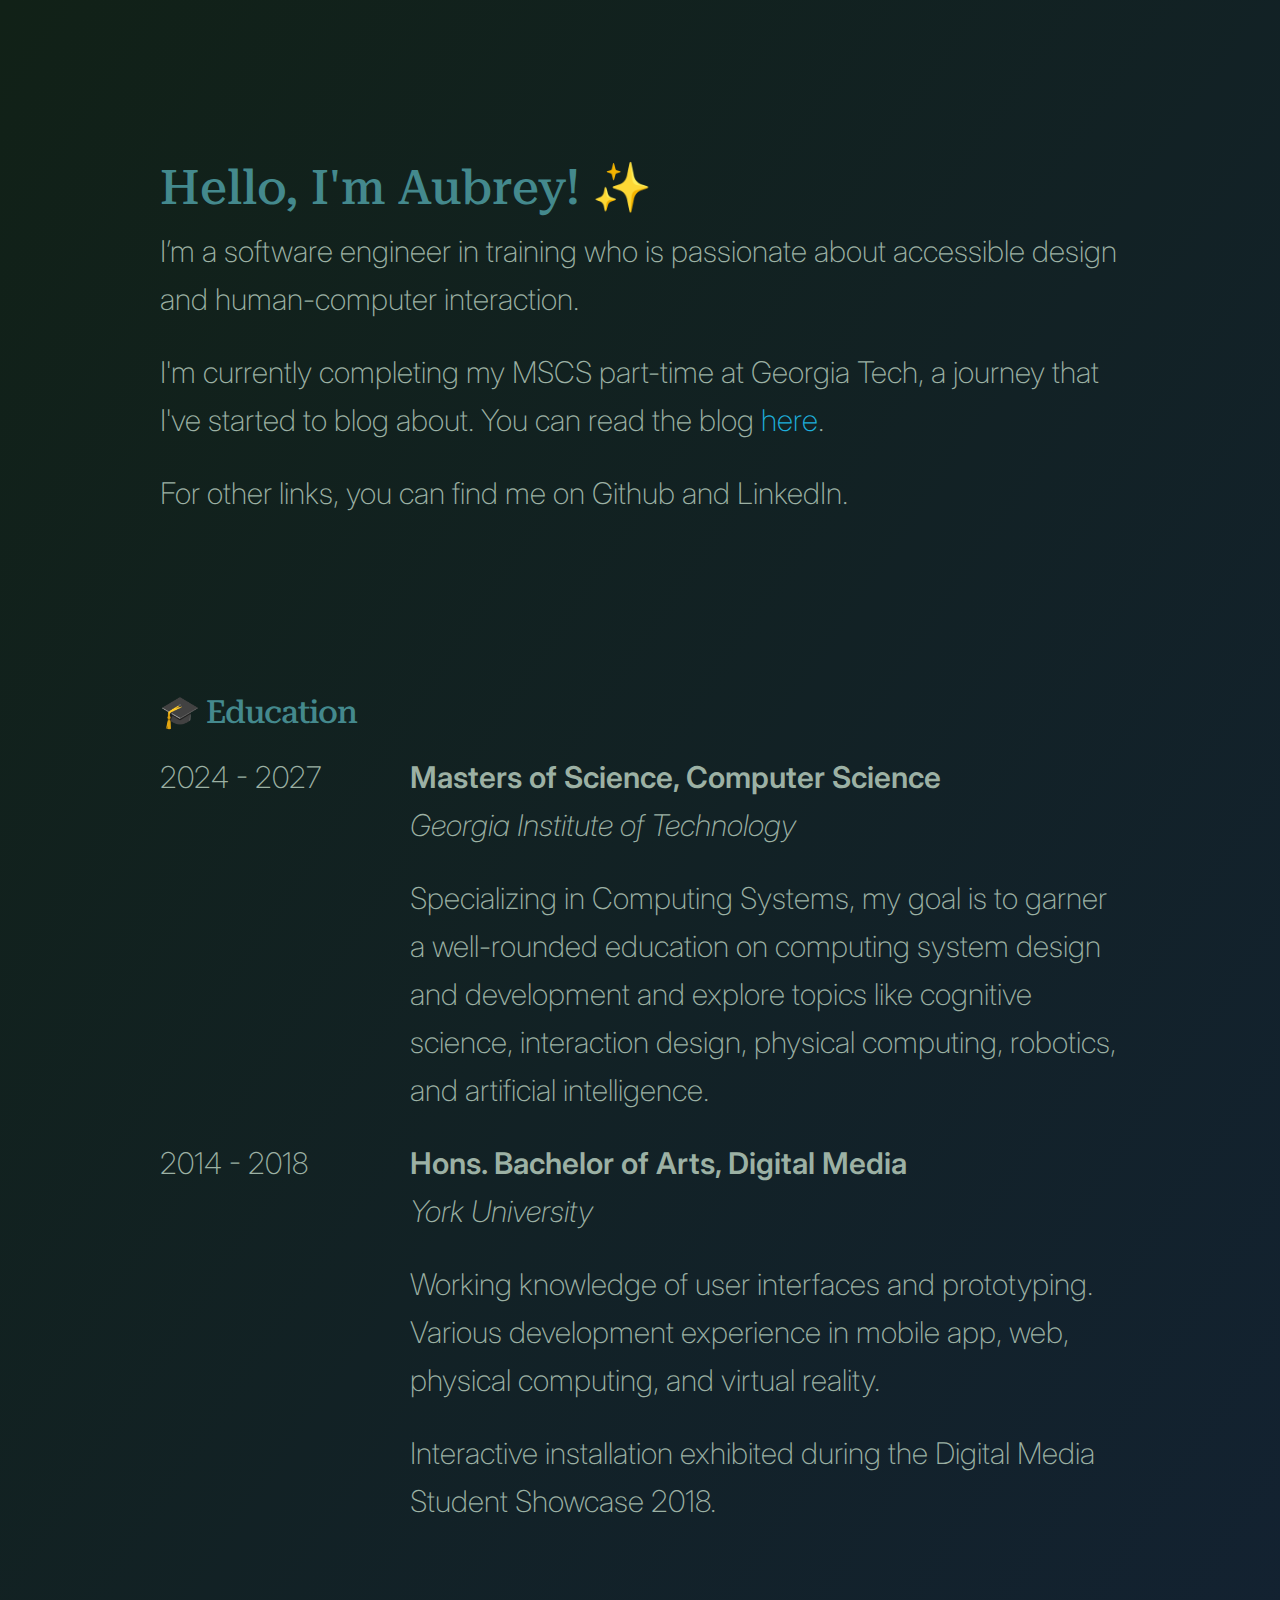
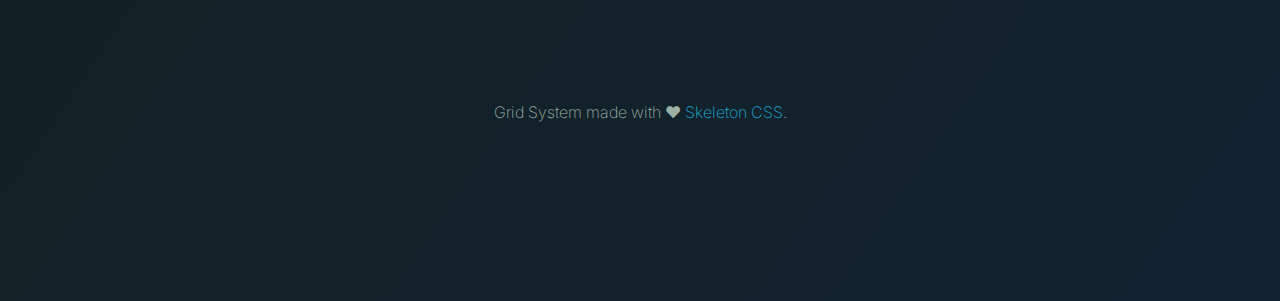
<file: index.html>
<!DOCTYPE html>
<html lang="en">
<head>

  <!-- Basic Page Needs
  –––––––––––––––––––––––––––––––––––––––––––––––––– -->
  <meta charset="utf-8">
  <title>Aubrey Garcia's Portfolio</title>
  <meta name="description" content="">
  <meta name="author" content="">

  <!-- Mobile Specific Metas
  –––––––––––––––––––––––––––––––––––––––––––––––––– -->
  <meta name="viewport" content="width=device-width, initial-scale=1">

  <!-- FONT
  –––––––––––––––––––––––––––––––––––––––––––––––––– -->  
  <link href="https://fonts.googleapis.com/css2?family=Inter:wght@100..900&family=Roboto+Serif:ital,opsz,wght@0,8..144,100..900;1,8..144,100..900&display=swap" rel="stylesheet">

  <!-- CSS
  –––––––––––––––––––––––––––––––––––––––––––––––––– -->
  <link rel="stylesheet" href="css/normalize.css">
  <link rel="stylesheet" href="css/skeleton.css">
  <link rel="stylesheet" href="css/custom.css">

  <!-- Favicon
  –––––––––––––––––––––––––––––––––––––––––––––––––– -->
  <link rel="icon" type="image/png" href="images/seedling.png">

</head>
<body>
  <!-- Primary Page Layout
  –––––––––––––––––––––––––––––––––––––––––––––––––– -->
  <!-- <div class="sidenav">
    <a href="#">ABOUT</a>
    <a href="#">EXPERIENCES</a>
    <a href="#">PROJECTS</a>
    <a href="#">EDUCATION</a>
  </div> -->

  <!-- About Section -->
  <div class="container">
    <div class="row">
      <div class="page-title">Hello, I'm Aubrey! &#10024;</div>
        <p>I’m a software engineer in training who is passionate about accessible design and human-computer interaction.</p>
        <p>I'm currently completing my MSCS part-time at Georgia Tech, a journey that I've started to blog about. You can read the blog <a>here</a>.</p>
        <p>For other links, you can find me on Github and LinkedIn.</p>
    </div>

    <!-- Experiences Section -->
    <!-- <div class="row" style="margin-top: 150px;">
      <h3>Projects</h3>
    </div>
    <div class="row">
      <div class="three columns">Image</div>
      <div class="nine columns">
        <b>Project Title, XXXX</b>
        <p>Project description and programming languages. One sentence on positive impact.</p>
      </div>
    </div>
    <div class="row">
      <div class="three columns">Image</div>
      <div class="nine columns">
        <b>Project Title, XXXX</b>
        <p>Project description and programming languages. One sentence on positive impact.</p>
      </div>
    </div> -->

    <!-- Education Section -->
    <div class="row" style="margin-top: 150px;">
      <h3>&#127891; Education</h3>
    </div>
    <div class="row">
      <div class="three columns"><p class="education-dates">2024 - 2027</p></div>
      <div class="nine columns">
        <b>Masters of Science, Computer Science</b>
        <p><i>Georgia Institute of Technology</i></p>
        <p>Specializing in Computing Systems, my goal is to garner a well-rounded education on computing system design and development and explore topics like cognitive science, interaction design, physical computing, robotics, and artificial intelligence.</p>
      </div>
    </div>
    <div class="row">
      <div class="three columns"><p class="education-dates">2014 - 2018</p></div>
      <div class="nine columns">
        <b>Hons. Bachelor of Arts, Digital Media</b>
        <p><i>York University</i></p>
        <p>Working knowledge of user interfaces and prototyping. Various development experience in mobile app, web, physical computing, and virtual reality.</p>
        <p>Interactive installation exhibited during the Digital Media Student Showcase 2018.</p>
      </div>
    </div>

    <!-- Footer Section -->
    <div class="row" style="margin-top: 150px; text-align: center;">
      <p class="footnotes">Grid System made with &#10084; <a class="footnotes" href="">Skeleton CSS</a>.</p>
    </div>
  </div>

<!-- End Document
  –––––––––––––––––––––––––––––––––––––––––––––––––– -->

</body>
</html>
</file>
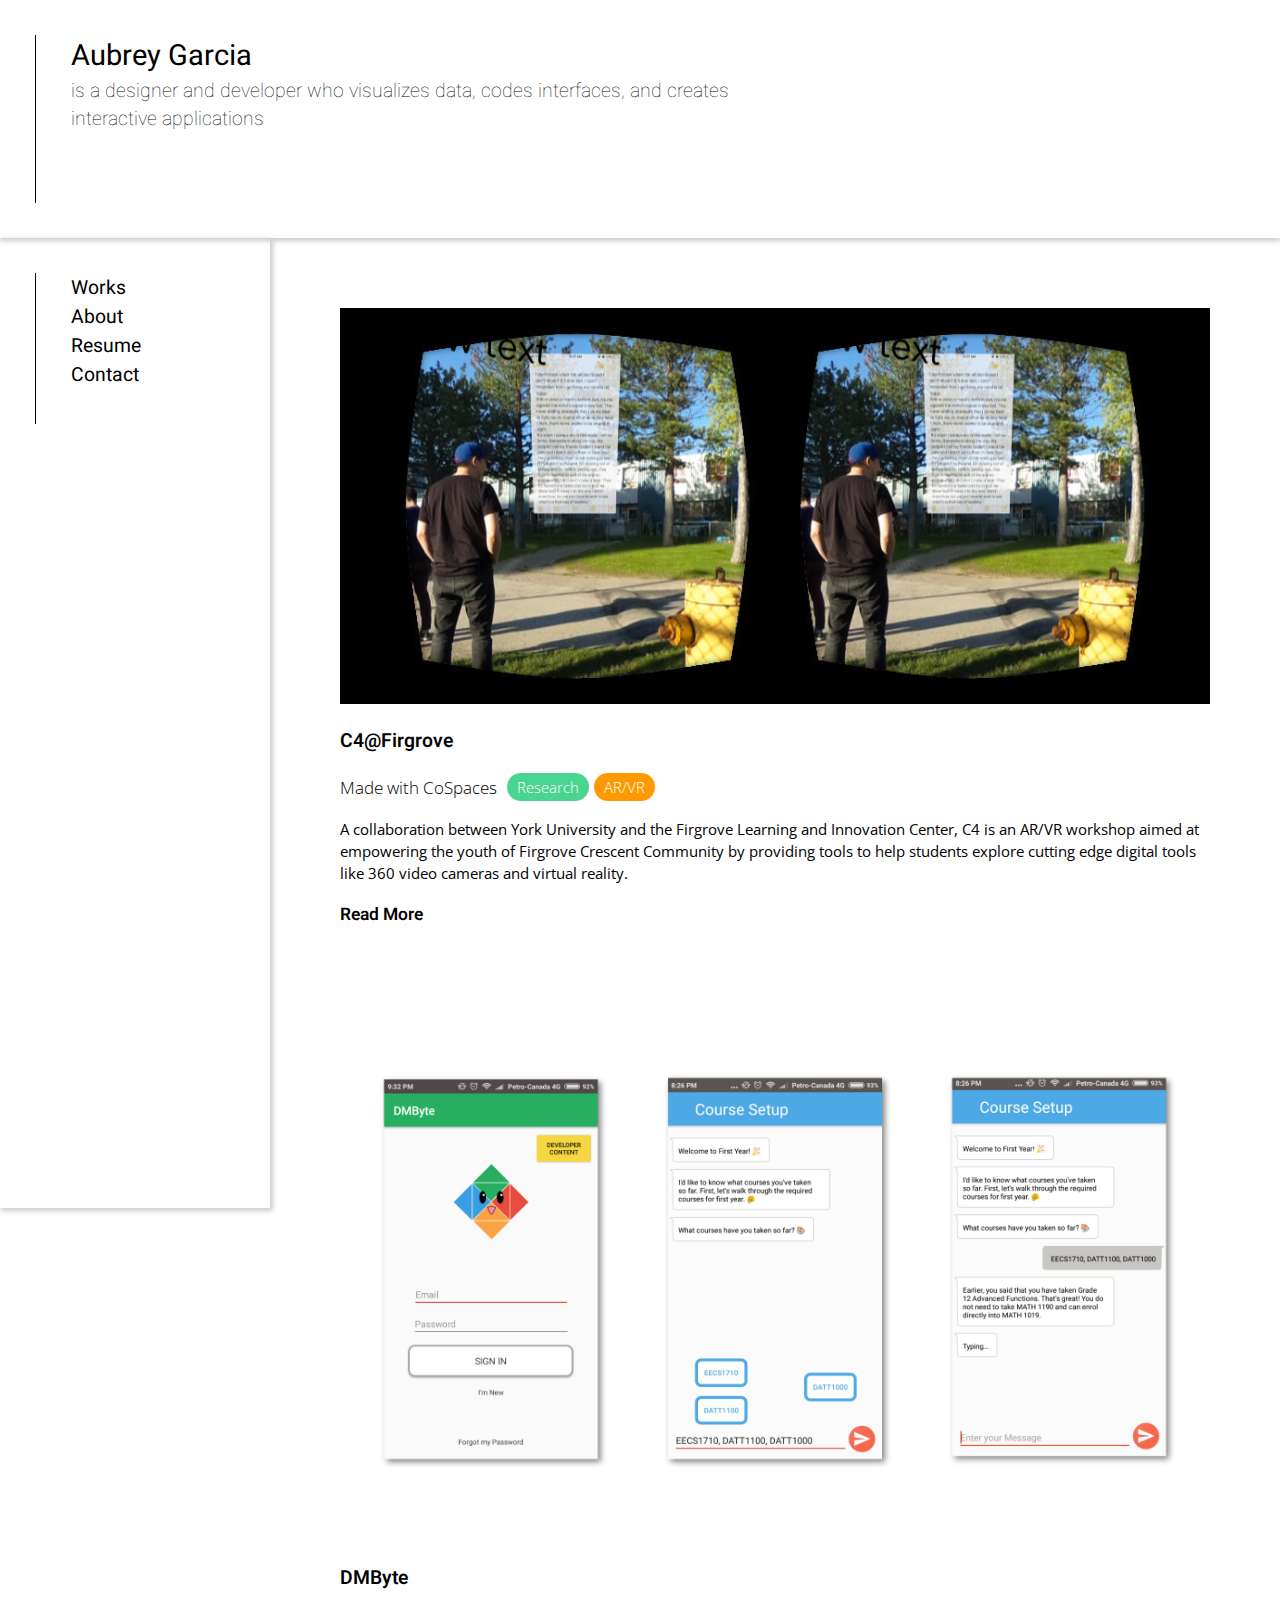
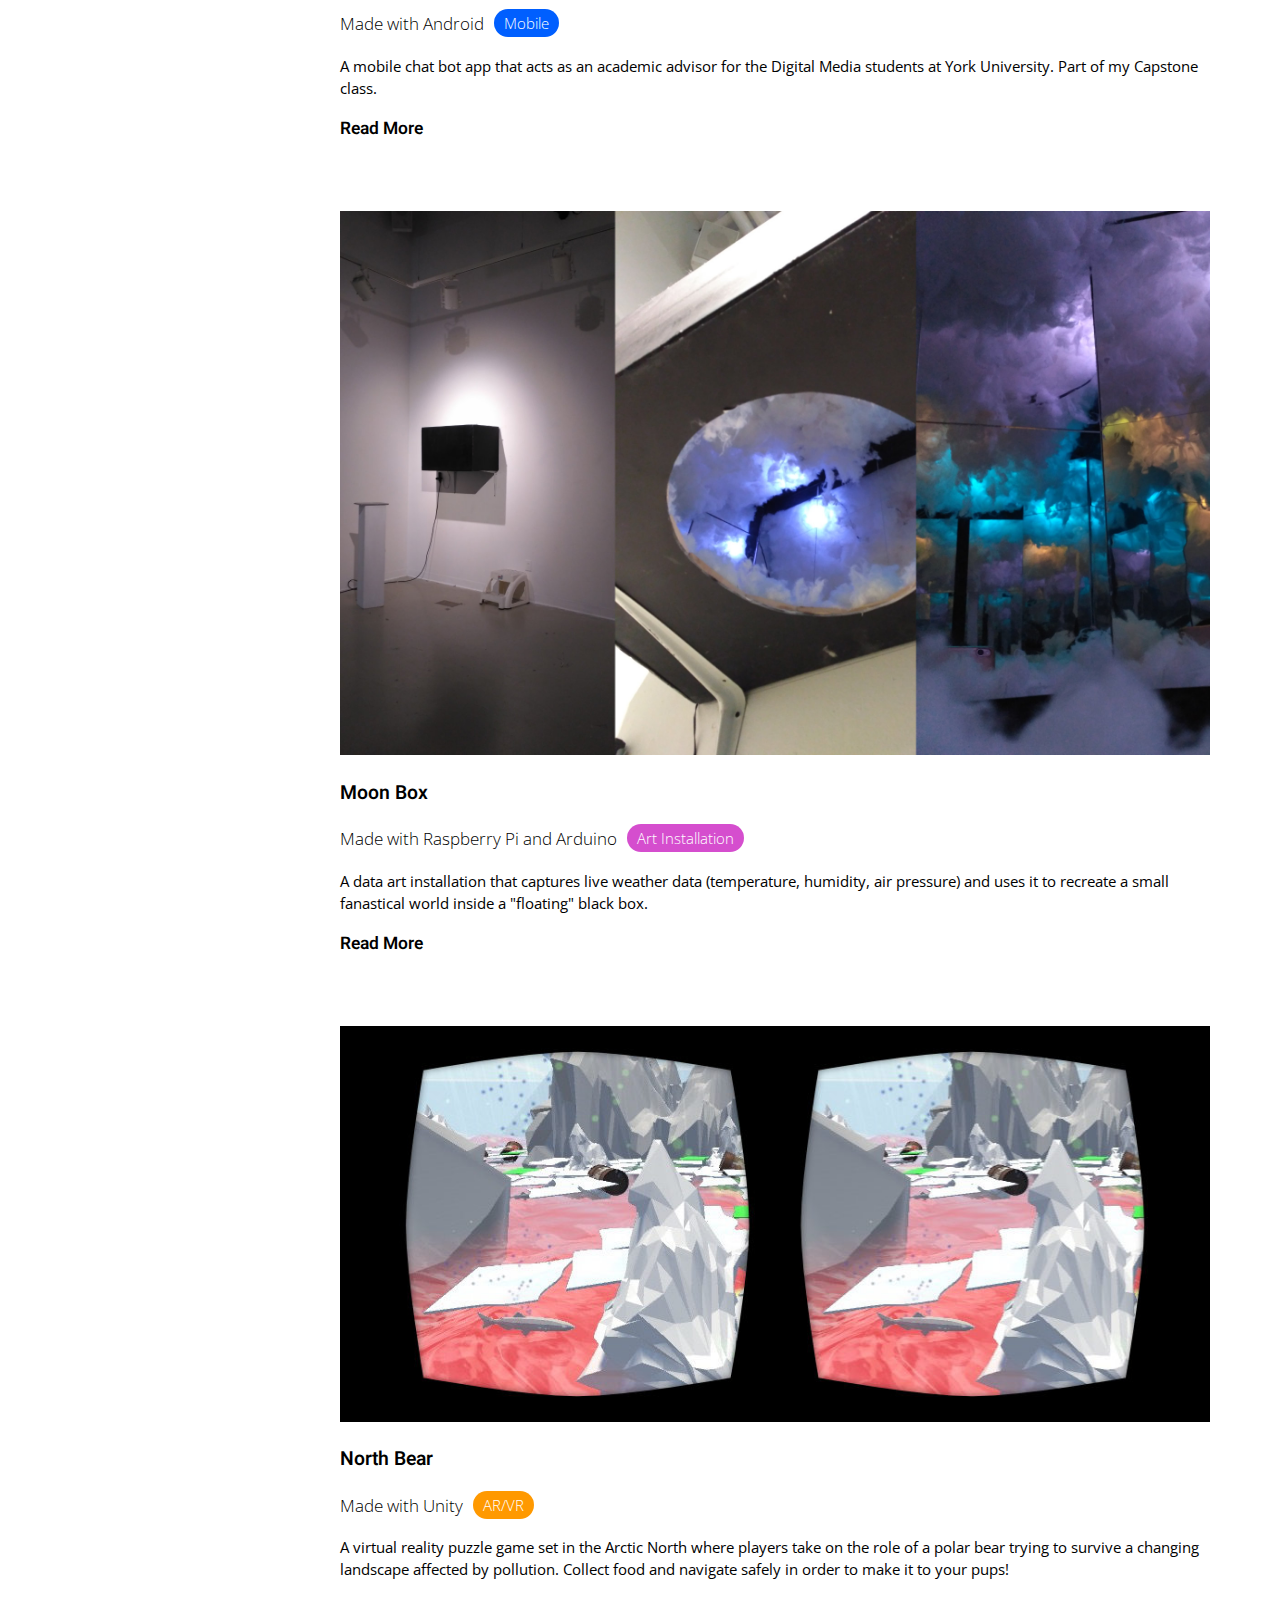
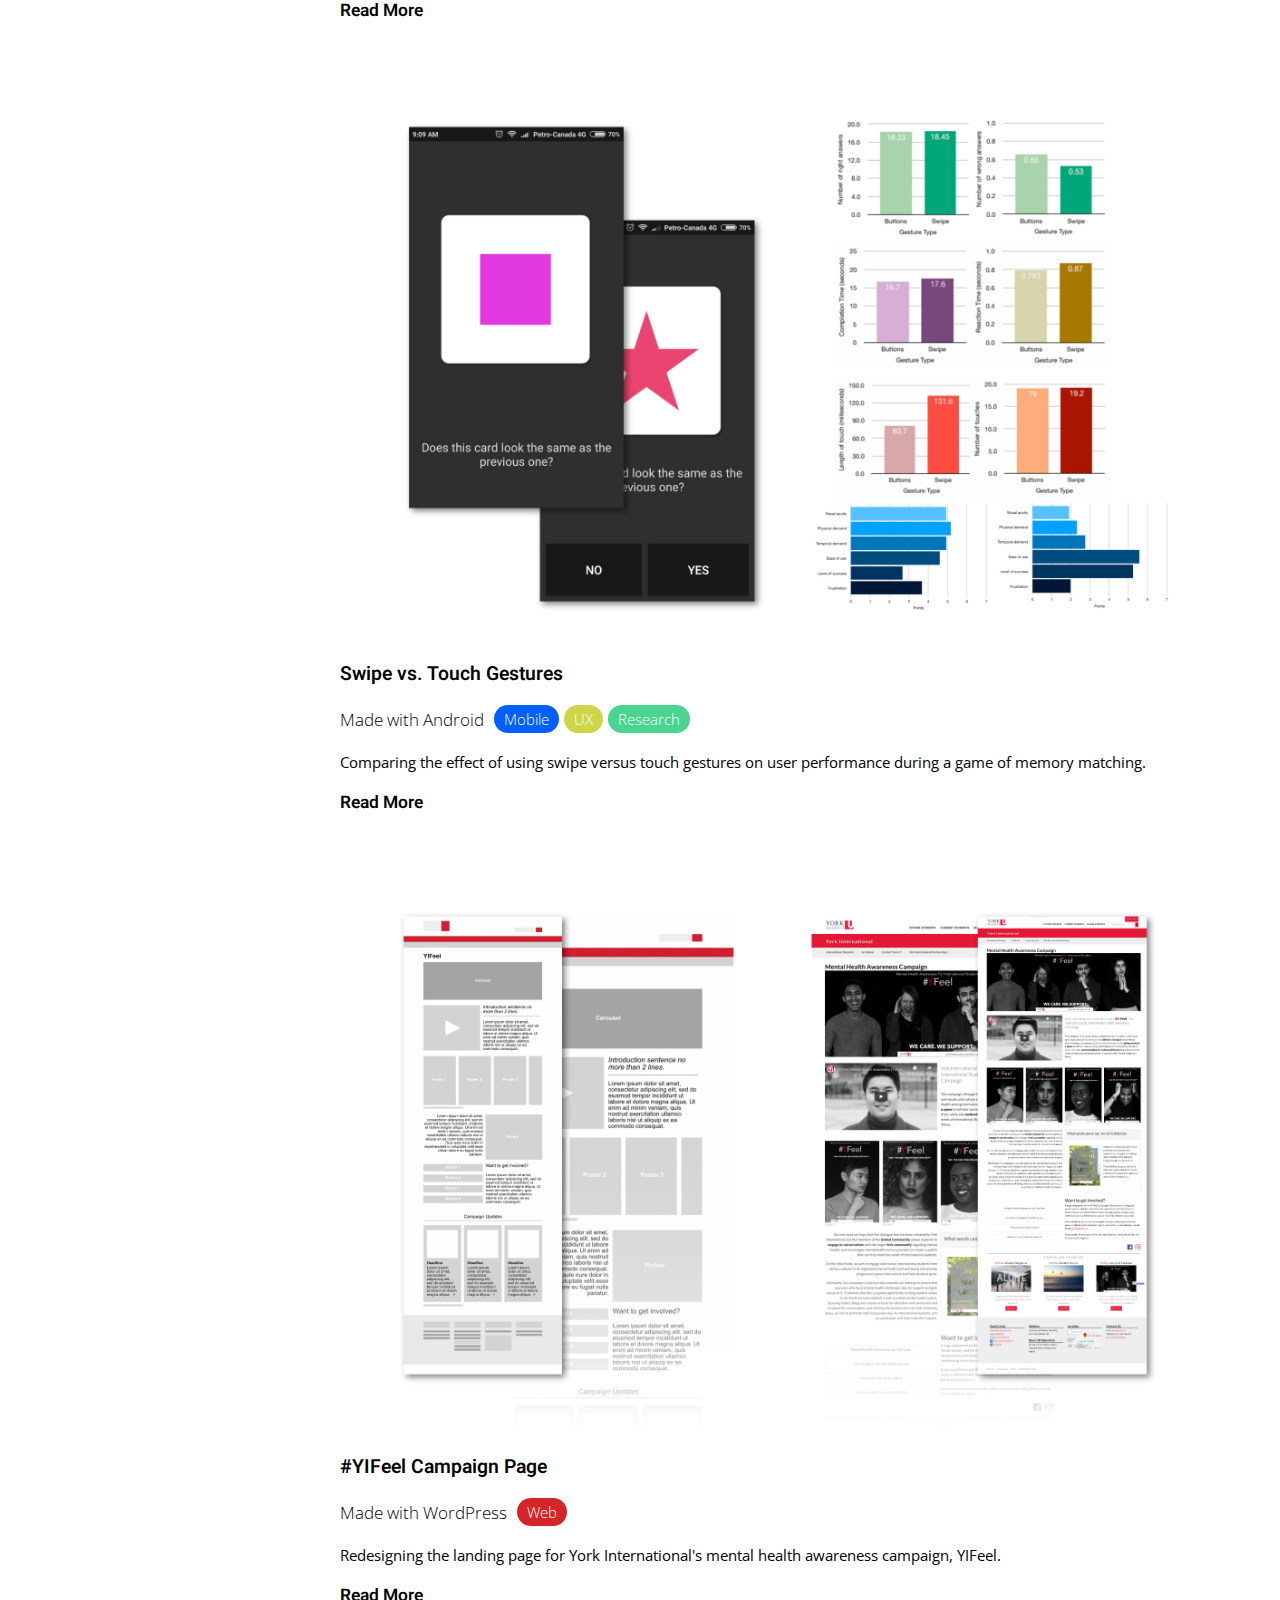
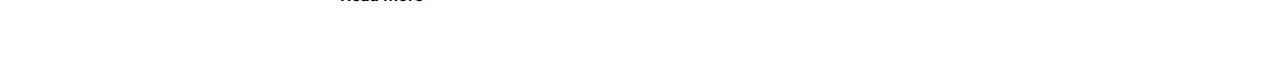
<file: _site/index.html>
<!DOCTYPE html>
<html lang="en">
<head>
    <meta charset="UTF-8">
<meta name="viewport" content="width=device-width, initial-scale=1.0">
<meta http-equiv="X-UA-Compatible" content="ie=edge">
<link rel="stylesheet" type="text/css" href="/assets/css/style.css">
    <title>Home</title>
</head>
<body>
    <!-- HEADER -->
    <div id="header">
    <div id="header-contents">
        <div id="header-full-name">Aubrey Garcia</div>
        <div id="header-desc">is a designer and developer who visualizes data, codes interfaces, and creates interactive applications</div>
    </div>
</div>

    <!-- SIDEBAR -->
    <div id="sidebar-fluid">
    <div id="sidebar-contents">
        <div id="menu-links">
            <a id="works-id" href="/">Works</a>
            <a id="about-id" href="/about.html">About</a>
            <a id="resume-id" href="/">Resume</a>
            <a id="contact-id" href="/about.html#contact-me">Contact</a>
        </div>
    </div>
</div>
<div id="sidebar-fixed">
    <div id="sidebar-contents">
        <div id="menu-links">
            <a id="works-id" href="/">Works</a>
            <a id="about-id" href="/about.html">About</a>
            <a id="resume-id" href="/">Resume</a>
            <a id="contact-id" href="/about.html#contact-me">Contact</a>
        </div>
    </div>
</div>

    <!-- BODY -->
    <div id="body-contents-container">
        <div class="project-container">
    <div class="proj-image-contain"><img src="/assets/c4/c4_graphic.jpg"/></div>
    <div class="proj-title-contain"><a href="/c4.html">C4@Firgrove</a></div>
    <div class="proj-made-with-contain">
        <p>Made with CoSpaces</p>
        <div class="proj-tags-contain proj-tags-research">Research</div>
        <div class="proj-tags-contain proj-tags-arvr">AR/VR</div>
    </div>
    <div class="proj-desc-contain">
        A collaboration between York University and the Firgrove Learning and Innovation Center, C4 is an AR/VR workshop aimed at empowering the youth of Firgrove Crescent Community by providing tools to help students explore cutting edge digital tools like 360 video cameras and virtual reality.
    </div>
    <div class="read-more-contain"><a href="/c4.html">Read More</a></div>
</div>

<div class="project-container">
    <div class="proj-image-contain"><img src="/assets/dmbyte-s-v2.jpg"/></div>
    <div class="proj-title-contain"><a href="/dmbyte.html">DMByte</a></div>
    <div class="proj-made-with-contain">
        <p>Made with Android</p>
        <div class="proj-tags-contain proj-tags-mobile">Mobile</div>
    </div>
    <div class="proj-desc-contain">
        A mobile chat bot app that acts as an academic advisor for the Digital Media students at York University. Part of my Capstone class.
    </div>
    <div class="read-more-contain"><a href="/dmbyte.html">Read More</a></div>
</div>

<div class="project-container">
    <div class="proj-image-contain"><img src="/assets/moonbox.jpg"/></div>
    <div class="proj-title-contain"><a href="/moonbox.html">Moon Box</a></div>
    <div class="proj-made-with-contain">
        <p>Made with Raspberry Pi and Arduino</p>
        <div class="proj-tags-contain proj-tags-inst">Art Installation</div>
    </div>
    <div class="proj-desc-contain">
        A data art installation that captures live weather data (temperature, humidity, air pressure) and uses it to recreate a small fanastical world inside a "floating" black box.
    </div>
    <div class="read-more-contain"><a href="/moonbox.html">Read More</a></div>
</div>

<div class="project-container">
    <div class="proj-image-contain"><img src="/assets/nb/nb-unity-vr.jpg"/></div>
    <div class="proj-title-contain"><a href="/northbear.html">North Bear</a></div>
    <div class="proj-made-with-contain">
        <p>Made with Unity</p>
        <div class="proj-tags-contain proj-tags-arvr">AR/VR</div>
    </div>
    <div class="proj-desc-contain">
        A virtual reality puzzle game set in the Arctic North where players take on the role of a polar bear trying to survive a changing landscape affected by pollution. Collect food and navigate safely in order to make it to your pups!
    </div>
    <div class="read-more-contain"><a href="/northbear.html">Read More</a></div>
</div>

<div class="project-container">
    <div class="proj-image-contain"><img src="/assets/touchSwipe-v2.jpg"/></div>
    <div class="proj-title-contain"><a href="/swipeTouch.html">Swipe vs. Touch Gestures</a></div>
    <div class="proj-made-with-contain">
        <p>Made with Android</p>
        <div class="proj-tags-contain proj-tags-mobile">Mobile</div>
        <div class="proj-tags-contain proj-tags-ux">UX</div>
        <div class="proj-tags-contain proj-tags-research">Research</div>
    </div>
    <div class="proj-desc-contain">
        Comparing the effect of using swipe versus touch gestures on user performance during a game of memory matching.
    </div>
    <div class="read-more-contain"><a href="/swipeTouch.html">Read More</a></div>
</div>

<div class="project-container">
    <div class="proj-image-contain"><img src="/assets/yifeel-v2.jpg"/></div>
    <div class="proj-title-contain"><a href="/yifeel.html">#YIFeel Campaign Page</a></div>
    <div class="proj-made-with-contain">
        <p>Made with WordPress</p>
        <div class="proj-tags-contain proj-tags-web">Web</div>
    </div>
    <div class="proj-desc-contain">
        Redesigning the landing page for York International's mental health awareness campaign, YIFeel.
    </div>
    <div class="read-more-contain"><a href="/yifeel.html">Read More</a></div>
</div>
    </div>

    <script
    src="https://code.jquery.com/jquery-3.4.0.js"
    integrity="sha256-DYZMCC8HTC+QDr5QNaIcfR7VSPtcISykd+6eSmBW5qo="
    crossorigin="anonymous"></script>
    <script type="text/javascript" src="/assets/js/stickysidebar.js"></script>
</body>
</html>
</file>
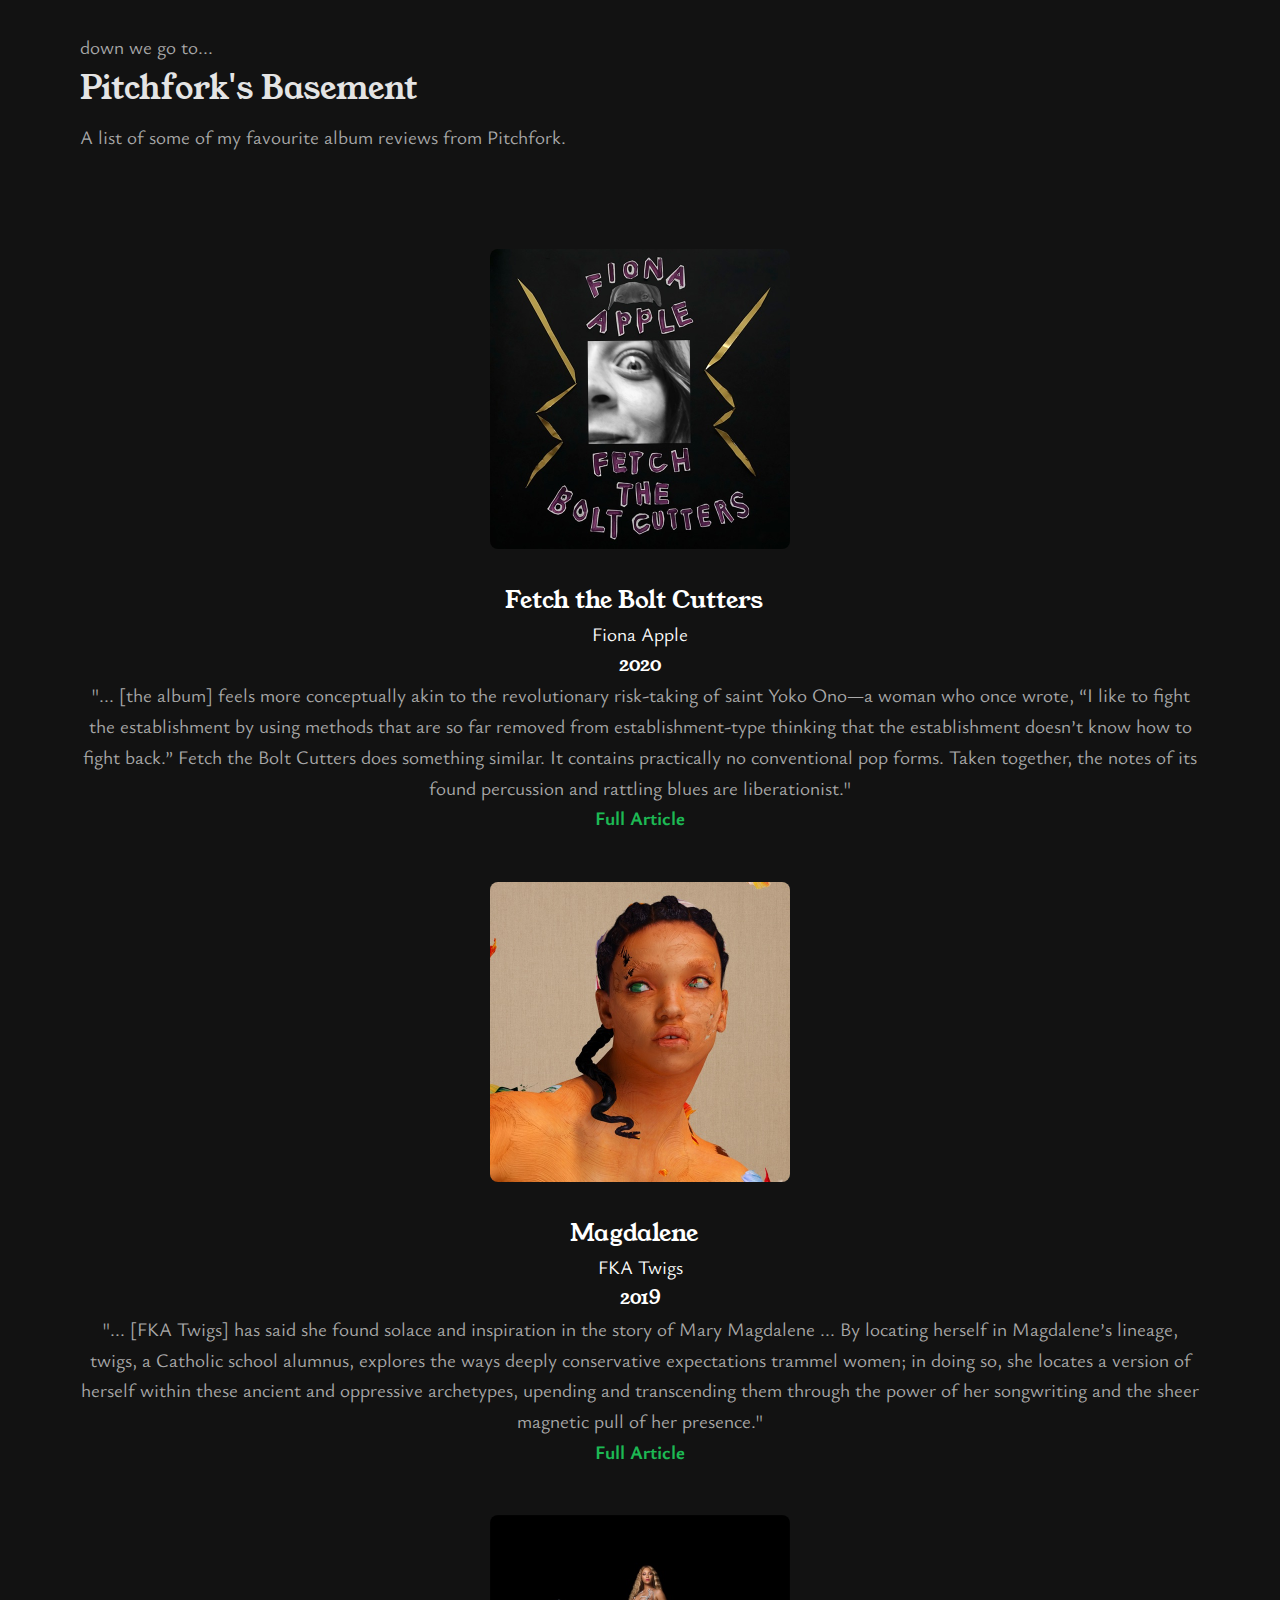
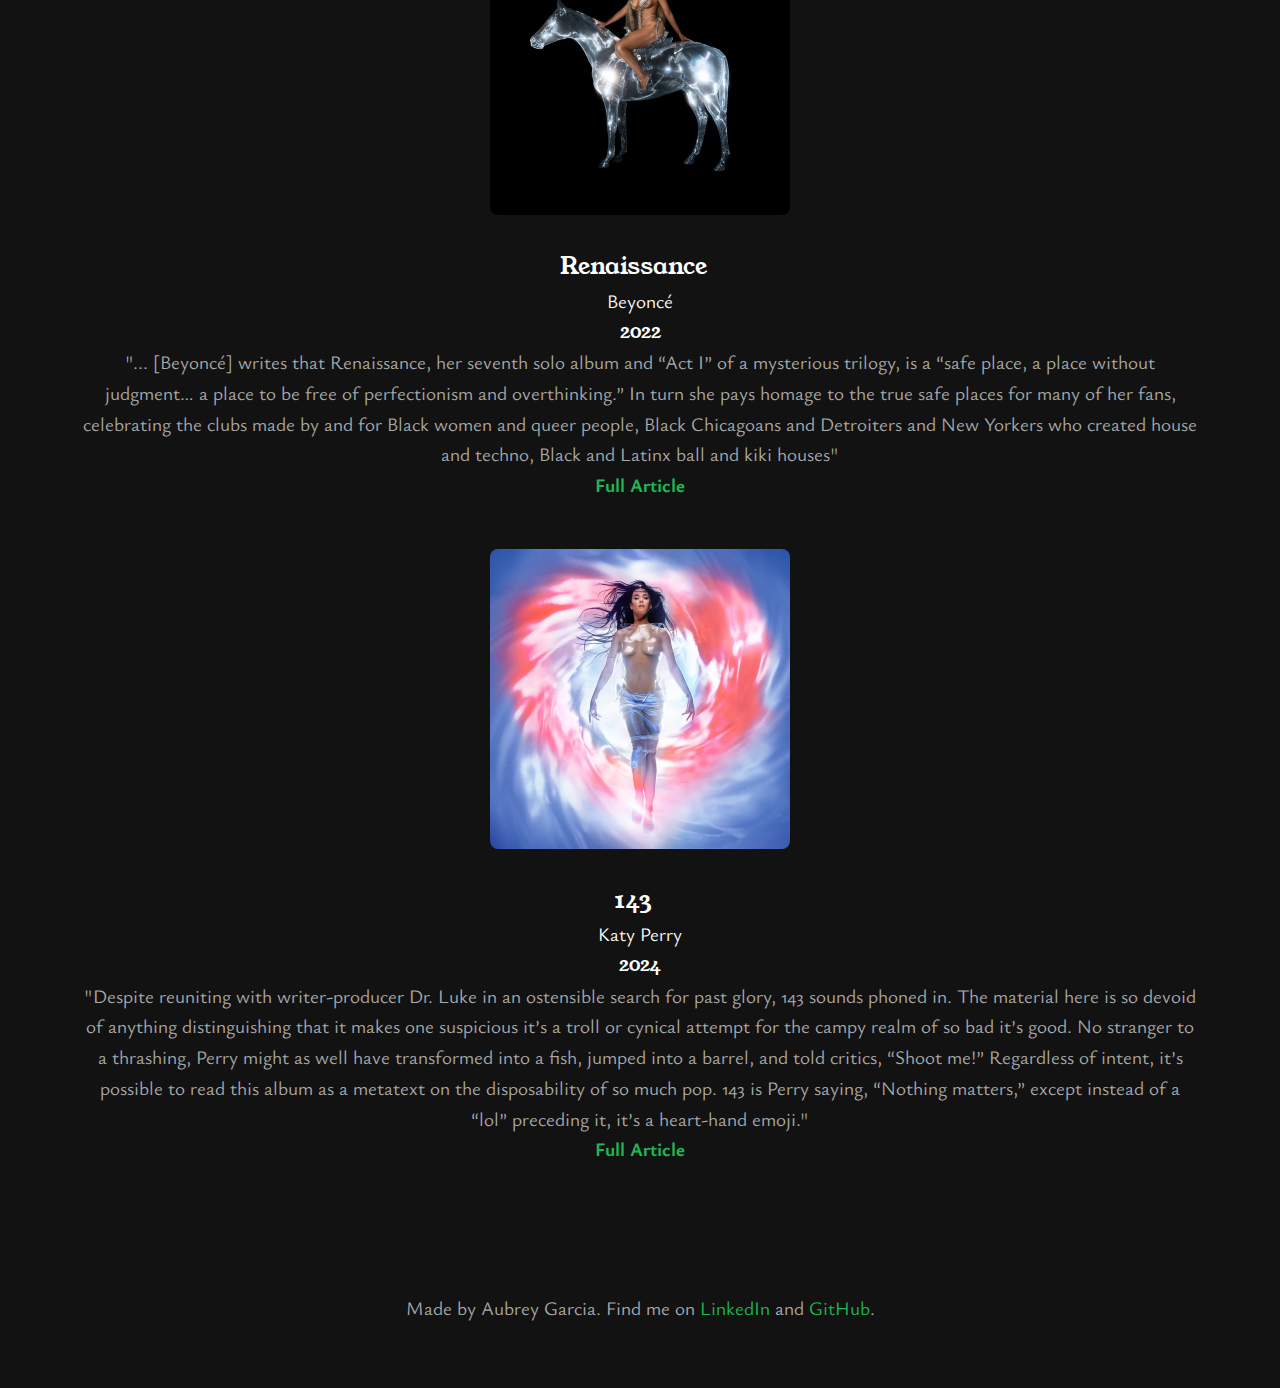
<file: pitchfork-basement/index.html>
<!DOCTYPE html>
<html lang="en">
<head>
  <meta charset="UTF-8">
  <meta name="viewport" content="width=device-width, initial-scale=1.0">
  <title>Pitchfork's Basement</title>
  <link rel="stylesheet" href="style.css">
</head>
<body>
  <!-- Header -->
  <header>
    <p>down we go to... </p>
    <h1>Pitchfork's Basement</h1>
    <p>A list of some of my favourite album reviews from Pitchfork.</p>
  </header>

  <!-- Main Content -->
  <main>
    <section id="albums">
      <!-- Album cards will be injected dynamically -->
    </section>
    <canvas id="canvas" style="display: none;"></canvas>
  </main>

  <!-- Footer -->
  <footer>
    <p>
      Made by Aubrey Garcia. Find me on <a href="https://www.linkedin.com/in/aubreymaegarcia/">LinkedIn</a> and <a href="https://github.com/aubreymae">GitHub</a>.
    </p>
  </footer>

  <script src="script.js"></script>
</body>
</html>
</file>
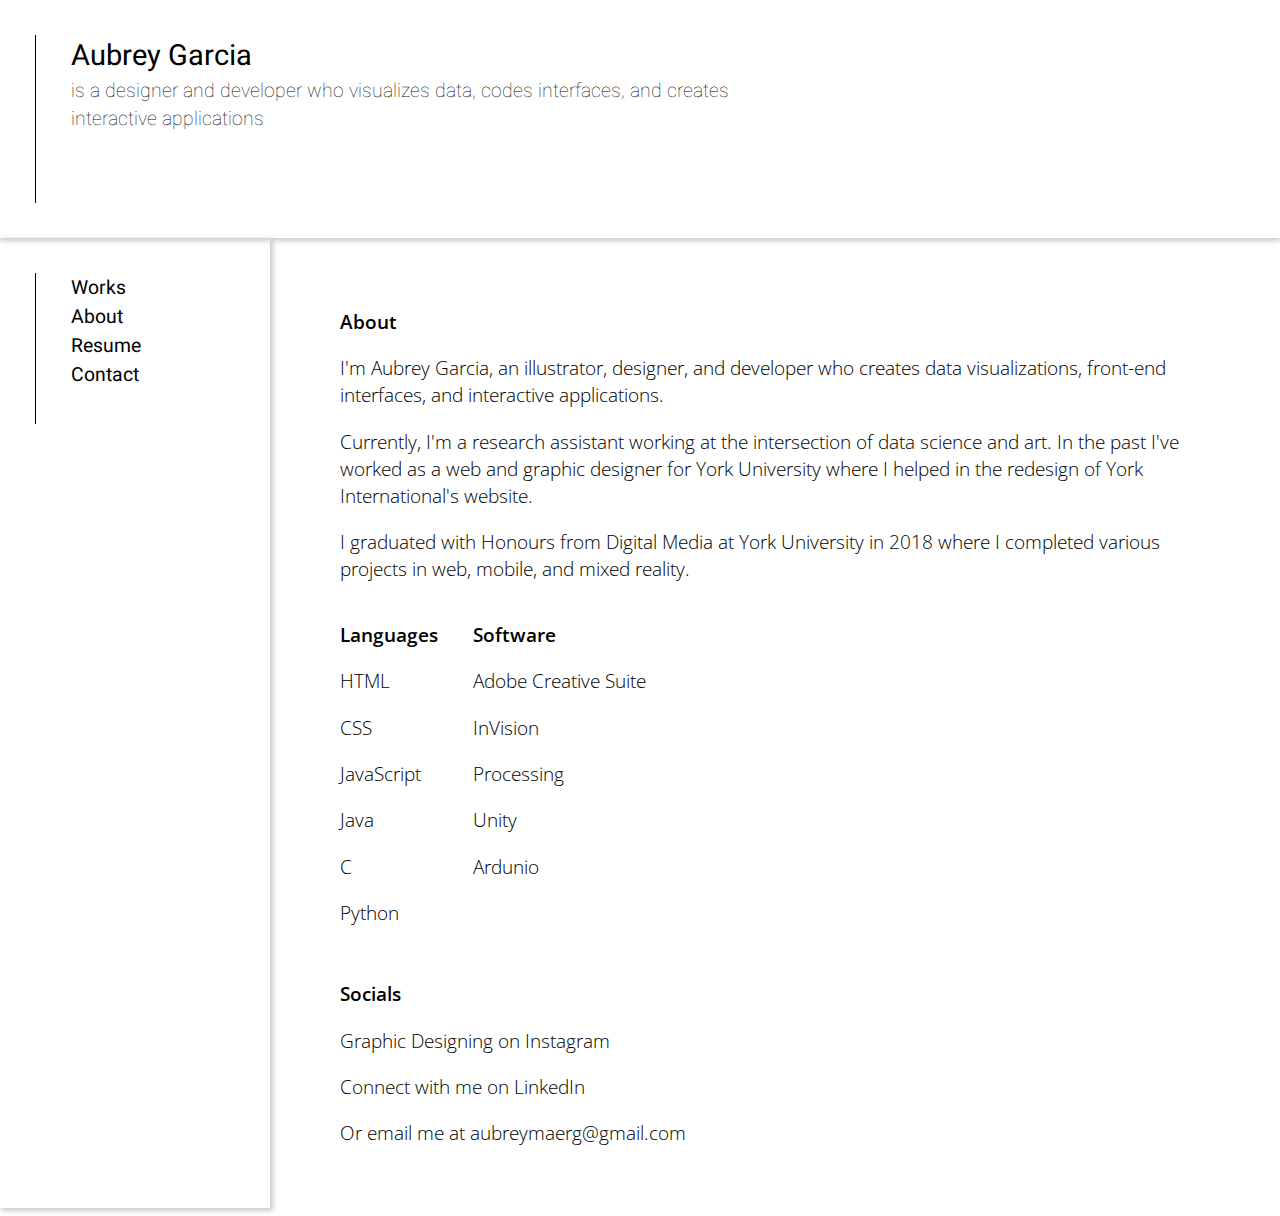
<file: _site/about.html>
<!DOCTYPE html>
<html lang="en">
<head>
    <meta charset="UTF-8">
<meta name="viewport" content="width=device-width, initial-scale=1.0">
<meta http-equiv="X-UA-Compatible" content="ie=edge">
<link rel="stylesheet" type="text/css" href="/assets/css/style.css">
    <title>About</title>
</head>
<body>
    <!-- HEADER -->
    <div id="header">
    <div id="header-contents">
        <div id="header-full-name">Aubrey Garcia</div>
        <div id="header-desc">is a designer and developer who visualizes data, codes interfaces, and creates interactive applications</div>
    </div>
</div>

    <!-- SIDEBAR -->
    <div id="sidebar-fluid">
    <div id="sidebar-contents">
        <div id="menu-links">
            <a id="works-id" href="/">Works</a>
            <a id="about-id" href="/about.html">About</a>
            <a id="resume-id" href="/">Resume</a>
            <a id="contact-id" href="/about.html#contact-me">Contact</a>
        </div>
    </div>
</div>
<div id="sidebar-fixed">
    <div id="sidebar-contents">
        <div id="menu-links">
            <a id="works-id" href="/">Works</a>
            <a id="about-id" href="/about.html">About</a>
            <a id="resume-id" href="/">Resume</a>
            <a id="contact-id" href="/about.html#contact-me">Contact</a>
        </div>
    </div>
</div>

    <!-- BODY -->
    <div id="body-contents-container">
        <div class="page-title">About</div>
<div class="page-body">
    <p>I'm Aubrey Garcia, an illustrator, designer, and developer who creates data visualizations, front-end interfaces, and interactive applications.
    </p>
    <p>Currently, I'm a research assistant working at the intersection of data science and art. In the past I've worked as a web and graphic designer for York University where I helped in the redesign of York International's website.</p>
    <p>I graduated with Honours from Digital Media at York University in 2018 where I completed various projects in web, mobile, and mixed reality.</p>
</div>

<div class="grid-container">
    <div class="grid-row">
        <div class="col-1">
            <p class="page-title">Languages</p>
            <p class="page-body">HTML</p>
            <p class="page-body">CSS</p>
            <p class="page-body">JavaScript</p>
            <p class="page-body">Java</p>
            <p class="page-body">C</p>
            <p class="page-body">Python</p>
        </div>
        <div class="col-2">
            <p class="page-title">Software</p>
            <p class="page-body">Adobe Creative Suite</p>
            <p class="page-body">InVision</p>
            <p class="page-body">Processing</p>
            <p class="page-body">Unity</p>
            <p class="page-body">Ardunio</p>
        </div>
    </div>
</div>

<div class="page-title" id="contact-me">Socials</div>
<div class="page-body">
    <p><a href="https://www.instagram.com/a7brey/">Graphic Designing on Instagram</a></p>
    <p><a href="https://www.linkedin.com/in/aubreymaegarcia">Connect with me on LinkedIn</a></p>
    <p><a href="mailto:aubreymaerg@gmail.com">Or email me</a> at aubreymaerg@gmail.com</p>
</div>
    </div>

    <script
    src="https://code.jquery.com/jquery-3.4.0.js"
    integrity="sha256-DYZMCC8HTC+QDr5QNaIcfR7VSPtcISykd+6eSmBW5qo="
    crossorigin="anonymous"></script>
    <script type="text/javascript" src="/assets/js/stickysidebar.js"></script>
</body>
</html>
</file>
<file: css/skeleton.css>
/*
* Skeleton V2.0.4
* Copyright 2014, Dave Gamache
* www.getskeleton.com
* Free to use under the MIT license.
* http://www.opensource.org/licenses/mit-license.php
* 12/29/2014
*/


/* Table of contents
––––––––––––––––––––––––––––––––––––––––––––––––––
- Grid
- Base Styles
- Typography
- Links
- Buttons
- Forms
- Lists
- Code
- Tables
- Spacing
- Utilities
- Clearing
- Media Queries
*/


/* Grid
–––––––––––––––––––––––––––––––––––––––––––––––––– */
.container {
  position: relative;
  width: 100%;
  max-width: 960px;
  margin: 0 auto;
  padding: 0 20px;
  box-sizing: border-box; }
.column,
.columns {
  width: 100%;
  float: left;
  box-sizing: border-box; }

/* For devices larger than 400px */
@media (min-width: 400px) {
  .container {
    width: 85%;
    padding: 0; }
}

/* For devices larger than 550px */
@media (min-width: 550px) {
  .container {
    width: 80%; }
  .column,
  .columns {
    margin-left: 4%; }
  .column:first-child,
  .columns:first-child {
    margin-left: 0; }

  .one.column,
  .one.columns                    { width: 4.66666666667%; }
  .two.columns                    { width: 13.3333333333%; }
  .three.columns                  { width: 22%;            }
  .four.columns                   { width: 30.6666666667%; }
  .five.columns                   { width: 39.3333333333%; }
  .six.columns                    { width: 48%;            }
  .seven.columns                  { width: 56.6666666667%; }
  .eight.columns                  { width: 65.3333333333%; }
  .nine.columns                   { width: 74.0%;          }
  .ten.columns                    { width: 82.6666666667%; }
  .eleven.columns                 { width: 91.3333333333%; }
  .twelve.columns                 { width: 100%; margin-left: 0; }

  .one-third.column               { width: 30.6666666667%; }
  .two-thirds.column              { width: 65.3333333333%; }

  .one-half.column                { width: 48%; }

  /* Offsets */
  .offset-by-one.column,
  .offset-by-one.columns          { margin-left: 8.66666666667%; }
  .offset-by-two.column,
  .offset-by-two.columns          { margin-left: 17.3333333333%; }
  .offset-by-three.column,
  .offset-by-three.columns        { margin-left: 26%;            }
  .offset-by-four.column,
  .offset-by-four.columns         { margin-left: 34.6666666667%; }
  .offset-by-five.column,
  .offset-by-five.columns         { margin-left: 43.3333333333%; }
  .offset-by-six.column,
  .offset-by-six.columns          { margin-left: 52%;            }
  .offset-by-seven.column,
  .offset-by-seven.columns        { margin-left: 60.6666666667%; }
  .offset-by-eight.column,
  .offset-by-eight.columns        { margin-left: 69.3333333333%; }
  .offset-by-nine.column,
  .offset-by-nine.columns         { margin-left: 78.0%;          }
  .offset-by-ten.column,
  .offset-by-ten.columns          { margin-left: 86.6666666667%; }
  .offset-by-eleven.column,
  .offset-by-eleven.columns       { margin-left: 95.3333333333%; }

  .offset-by-one-third.column,
  .offset-by-one-third.columns    { margin-left: 34.6666666667%; }
  .offset-by-two-thirds.column,
  .offset-by-two-thirds.columns   { margin-left: 69.3333333333%; }

  .offset-by-one-half.column,
  .offset-by-one-half.columns     { margin-left: 52%; }

}


/* Base Styles
–––––––––––––––––––––––––––––––––––––––––––––––––– */
/* NOTE
html is set to 62.5% so that all the REM measurements throughout Skeleton
are based on 10px sizing. So basically 1.5rem = 15px :) */
html {
  font-size: 62.5%; }
body {
  font-size: 1.5em; /* currently ems cause chrome bug misinterpreting rems on body element */
  line-height: 1.6;
  font-weight: 400;
  font-family: "Raleway", "HelveticaNeue", "Helvetica Neue", Helvetica, Arial, sans-serif;
  color: #222; }


/* Typography
–––––––––––––––––––––––––––––––––––––––––––––––––– */
h1, h2, h3, h4, h5, h6 {
  margin-top: 0;
  margin-bottom: 2rem;
  font-weight: 300; }
h1 { font-size: 4.0rem; line-height: 1.2;  letter-spacing: -.1rem;}
h2 { font-size: 3.6rem; line-height: 1.25; letter-spacing: -.1rem; }
h3 { font-size: 3.0rem; line-height: 1.3;  letter-spacing: -.1rem; }
h4 { font-size: 2.4rem; line-height: 1.35; letter-spacing: -.08rem; }
h5 { font-size: 1.8rem; line-height: 1.5;  letter-spacing: -.05rem; }
h6 { font-size: 1.5rem; line-height: 1.6;  letter-spacing: 0; }

/* Larger than phablet */
@media (min-width: 550px) {
  h1 { font-size: 5.0rem; }
  h2 { font-size: 4.2rem; }
  h3 { font-size: 3.6rem; }
  h4 { font-size: 3.0rem; }
  h5 { font-size: 2.4rem; }
  h6 { font-size: 1.5rem; }
}

p {
  margin-top: 0; }


/* Links
–––––––––––––––––––––––––––––––––––––––––––––––––– */
a {
  color: #1EAEDB; }
a:hover {
  color: #0FA0CE; }


/* Buttons
–––––––––––––––––––––––––––––––––––––––––––––––––– */
.button,
button,
input[type="submit"],
input[type="reset"],
input[type="button"] {
  display: inline-block;
  height: 38px;
  padding: 0 30px;
  color: #555;
  text-align: center;
  font-size: 11px;
  font-weight: 600;
  line-height: 38px;
  letter-spacing: .1rem;
  text-transform: uppercase;
  text-decoration: none;
  white-space: nowrap;
  background-color: transparent;
  border-radius: 4px;
  border: 1px solid #bbb;
  cursor: pointer;
  box-sizing: border-box; }
.button:hover,
button:hover,
input[type="submit"]:hover,
input[type="reset"]:hover,
input[type="button"]:hover,
.button:focus,
button:focus,
input[type="submit"]:focus,
input[type="reset"]:focus,
input[type="button"]:focus {
  color: #333;
  border-color: #888;
  outline: 0; }
.button.button-primary,
button.button-primary,
input[type="submit"].button-primary,
input[type="reset"].button-primary,
input[type="button"].button-primary {
  color: #FFF;
  background-color: #33C3F0;
  border-color: #33C3F0; }
.button.button-primary:hover,
button.button-primary:hover,
input[type="submit"].button-primary:hover,
input[type="reset"].button-primary:hover,
input[type="button"].button-primary:hover,
.button.button-primary:focus,
button.button-primary:focus,
input[type="submit"].button-primary:focus,
input[type="reset"].button-primary:focus,
input[type="button"].button-primary:focus {
  color: #FFF;
  background-color: #1EAEDB;
  border-color: #1EAEDB; }


/* Forms
–––––––––––––––––––––––––––––––––––––––––––––––––– */
input[type="email"],
input[type="number"],
input[type="search"],
input[type="text"],
input[type="tel"],
input[type="url"],
input[type="password"],
textarea,
select {
  height: 38px;
  padding: 6px 10px; /* The 6px vertically centers text on FF, ignored by Webkit */
  background-color: #fff;
  border: 1px solid #D1D1D1;
  border-radius: 4px;
  box-shadow: none;
  box-sizing: border-box; }
/* Removes awkward default styles on some inputs for iOS */
input[type="email"],
input[type="number"],
input[type="search"],
input[type="text"],
input[type="tel"],
input[type="url"],
input[type="password"],
textarea {
  -webkit-appearance: none;
     -moz-appearance: none;
          appearance: none; }
textarea {
  min-height: 65px;
  padding-top: 6px;
  padding-bottom: 6px; }
input[type="email"]:focus,
input[type="number"]:focus,
input[type="search"]:focus,
input[type="text"]:focus,
input[type="tel"]:focus,
input[type="url"]:focus,
input[type="password"]:focus,
textarea:focus,
select:focus {
  border: 1px solid #33C3F0;
  outline: 0; }
label,
legend {
  display: block;
  margin-bottom: .5rem;
  font-weight: 600; }
fieldset {
  padding: 0;
  border-width: 0; }
input[type="checkbox"],
input[type="radio"] {
  display: inline; }
label > .label-body {
  display: inline-block;
  margin-left: .5rem;
  font-weight: normal; }


/* Lists
–––––––––––––––––––––––––––––––––––––––––––––––––– */
ul {
  list-style: circle inside; }
ol {
  list-style: decimal inside; }
ol, ul {
  padding-left: 0;
  margin-top: 0; }
ul ul,
ul ol,
ol ol,
ol ul {
  margin: 1.5rem 0 1.5rem 3rem;
  font-size: 90%; }
li {
  margin-bottom: 1rem; }


/* Code
–––––––––––––––––––––––––––––––––––––––––––––––––– */
code {
  padding: .2rem .5rem;
  margin: 0 .2rem;
  font-size: 90%;
  white-space: nowrap;
  background: #F1F1F1;
  border: 1px solid #E1E1E1;
  border-radius: 4px; }
pre > code {
  display: block;
  padding: 1rem 1.5rem;
  white-space: pre; }


/* Tables
–––––––––––––––––––––––––––––––––––––––––––––––––– */
th,
td {
  padding: 12px 15px;
  text-align: left;
  border-bottom: 1px solid #E1E1E1; }
th:first-child,
td:first-child {
  padding-left: 0; }
th:last-child,
td:last-child {
  padding-right: 0; }


/* Spacing
–––––––––––––––––––––––––––––––––––––––––––––––––– */
button,
.button {
  margin-bottom: 1rem; }
input,
textarea,
select,
fieldset {
  margin-bottom: 1.5rem; }
pre,
blockquote,
dl,
figure,
table,
p,
ul,
ol,
form {
  margin-bottom: 2.5rem; }


/* Utilities
–––––––––––––––––––––––––––––––––––––––––––––––––– */
.u-full-width {
  width: 100%;
  box-sizing: border-box; }
.u-max-full-width {
  max-width: 100%;
  box-sizing: border-box; }
.u-pull-right {
  float: right; }
.u-pull-left {
  float: left; }


/* Misc
–––––––––––––––––––––––––––––––––––––––––––––––––– */
hr {
  margin-top: 3rem;
  margin-bottom: 3.5rem;
  border-width: 0;
  border-top: 1px solid #E1E1E1; }


/* Clearing
–––––––––––––––––––––––––––––––––––––––––––––––––– */

/* Self Clearing Goodness */
.container:after,
.row:after,
.u-cf {
  content: "";
  display: table;
  clear: both; }


/* Media Queries
–––––––––––––––––––––––––––––––––––––––––––––––––– */
/*
Note: The best way to structure the use of media queries is to create the queries
near the relevant code. For example, if you wanted to change the styles for buttons
on small devices, paste the mobile query code up in the buttons section and style it
there.
*/


/* Larger than mobile */
@media (min-width: 400px) {}

/* Larger than phablet (also point when grid becomes active) */
@media (min-width: 550px) {}

/* Larger than tablet */
@media (min-width: 750px) {}

/* Larger than desktop */
@media (min-width: 1000px) {}

/* Larger than Desktop HD */
@media (min-width: 1200px) {}
</file>
<file: css/custom.css>
body {
    background-image: linear-gradient(to left top, #132233, #112117);
    background-color: #112117;
    /* background-attachment: fixed; */
    font-family: "Inter";
    font-weight: 200;
}

div {
    color: #9CB1A4;
}

h3 {
    font-size: 32px;
    font-family: "Roboto Serif";
    font-weight: 500;
    color: #44898D;
}

p, u, a {
    font-size: 30px;
}

b {
    font-size: 30px;
    font-weight: 600;
}

a {
    text-decoration: none;
}

.container {
    overflow-x: hidden; 
    margin-top: 150px; 
    margin-bottom: 150px
}

.page-title {
    font-size: 38px;
    font-family: "Roboto Serif";
    font-size: 48px;
    font-weight: 500;
    color: #44898D;
}

/* The sidebar menu */
.sidenav {
    height: 100%; /* Full-height: remove this if you want "auto" height */
    width: 300px; /* Set the width of the sidebar */
    position: fixed; /* Fixed Sidebar (stay in place on scroll) */
    z-index: 1; /* Stay on top */
    top: 0; /* Stay at the top */
    left: 0;
    overflow-x: hidden; /* Disable horizontal scroll */
    margin-top: 100px;
    text-align: right;
    font-size: 24px;
}

.footnotes {
    font-size: medium;
}

/* The navigation menu links */
.sidenav a {
    padding: 6px 8px 6px 16px;
    text-decoration: none;
    color: #44898D;
    display: block;
}

/* Mobile View */
@media only screen and (max-width: 900px) {
    h3 {
        font-size: 24px;
    }

    p, b, a, i {
        font-size: 22px;
    }

    .container {
        margin-top: 50px;
    }

    .page-title {
        font-size: 24px;
    }
}


/* Mobile View */
@media only screen and (max-width: 550px) {
    .education-dates {
        border-bottom: 1px solid;
        padding-bottom: 3px;
    }
}
</file>
<file: assets/css/style.css>
@import url('https://fonts.googleapis.com/css?family=Heebo:100,300,400,500|Open+Sans:300,300i,400,400i,600,600i');

/*******
****    Aubrey Garcia's Digital Designer and Illustrator Portfolio
****    Created on April 19, 2019
****
****
***/

/*** 
****    GENERAL
****/

html, body
{
    margin: 0;
    padding: 0;
    font-family: 'Open Sans', Arial, sans-serif;
    font-size: 1.1em;
}

a
{
    text-decoration: none;
    color: black;
}

/*** 
****    HEADER
****/

#header
{
    position: relative;
    padding: 35px 500px 35px 35px;
    z-index: 3;
    box-shadow: 0px 2px 5px 1px #cccccc;
}

#header-contents
{
    display: flex;
    flex-wrap: wrap;
    padding: 0px 35px 70px 35px;
    text-align: left;
    /* background-color: blue; */
    border-left: 0.5px solid black;
}

#header-full-name
{
    font-family: 'Heebo', Arial, sans-serif;
    font-size: 1.5em;
    font-weight: 400;
}

#header-desc
{
    font-family: 'Heebo', Arial, sans-serif;
    font-size: 1em;
    font-weight: 100;
}

/*** 
****    SIDEBAR
****/

#sidebar-fluid
{
    position: absolute;
    width: 200px;
    height: 100%;
    padding: 35px 35px 35px 35px;
    z-index: 2;
    box-shadow: 2px 2px 5px 1px #cccccc;
    cursor: pointer;
}

#sidebar-fixed
{
    position: fixed;
    display: none;
    width: 200px;
    height: 100%;
    margin-top: -300px;
    padding: 35px 35px 35px 35px;
    z-index: 2;
    box-shadow: 2px 2px 5px 1px #cccccc;
}

#sidebar-contents
{
    display: flex;
    flex-wrap: wrap;
    flex-direction: column;
    justify-content: flex-start;
    padding: 0px 200px 35px 35px;
    text-align: left;
    /* background-color: blue; */
    border-left: 0.5px solid black;
}

#menu-links a
{
    flex-basis: 50%;
    font-family: 'Heebo', Arial, sans-serif;
    font-size: 1em;
    font-weight: 400;
    text-decoration: none;
    color: black;
}

#menu-links a:hover
{
    cursor: pointer;
}

/*** 
****    BODY
****/

#body-contents-container
{
    margin: 70px 70px 70px 340px;
}

.project-container
{
    margin-bottom: 70px;
}

.project-container > * /* Apply to each of the parent's children */
{
    margin-bottom: 17.5px;
}

.proj-image-contain img
{
    width: 100%;
}

.proj-title-contain
{
    font-family: 'Heebo', Arial, sans-serif;
    font-size: 1em;
    font-weight: 600;
}

.proj-made-with-contain
{
    display: flex;
    flex-wrap: nowrap;
    flex-direction: row;
    justify-content: flex-start;
    align-items: center;
    font-weight: 300;
    /* background-color: red; */
}

.proj-made-with-contain p
{
    padding: 0;
    margin: 0;
    margin-right: 10px;
    font-size: 0.9em;
    /* background-color: blue; */
}

.proj-made-with-contain > *
{
    margin-right: 5px;
}

.proj-tags-contain
{
    padding: 3px 10px 3px 10px;
    -moz-border-radius: 20px;
    -webkit-border-radius: 20px;
    border-radius: 20px;
    font-size: 0.8em;
    color: white;
}

/*** TAGS ***/
.proj-tags-mobile
{
    background-color: #005FFF;
}

.proj-tags-inst
{
    background-color: #D54ECE;
}

.proj-tags-ux
{
    background-color: #CFD549;
}

.proj-tags-research
{
    background-color: #49D58F;
}

.proj-tags-web
{
    background-color: #D52527;
}

.proj-tags-arvr
{
    background-color: #FF9900;
}

/*** END TAGS ***/

.proj-desc-contain
{
    font-size: 0.8em;
}

.read-more-contain
{
    font-family: 'Heebo', Arial, sans-serif;
    font-size: 0.9em;
    font-weight: 600;
}

/* Contents */

.page-title
{
    font-weight: 600;
    /* background-color: blue; */
}

.page-body
{
    font-weight: 300;
}

.grid-container
{
    margin-bottom: 35px;
}

.grid-row
{
    display: flex;
    flex-direction: row;
    justify-content: flex-start;
    align-items: flex-start;
    align-content: flex-start;
}

.grid-row > *
{
    margin-right: 35px;
}

.gallery-container
{
    margin-bottom: 35px;
}

.gallery-row
{
    display: flex;
    flex-direction: row;
    flex-wrap: wrap;
    justify-content: space-evenly;
    align-items: flex-start;
    align-content: center;
}

.gallery-col-1, .gallery-col-2, .gallery-col-3, .gallery-col-4
{
    max-width: 300px;
    height: 100%;
    object-fit: fill;
}

.youtube-video
{
    margin-bottom: 35px;
}

.gallery-row > *
{
    margin-right: 17px;
}

/*** 
****    MEDIA QUERIES
****/

@media only screen and (max-width: 1200px)
{
    /*** 
    ****    HEADER
    ****/

    #header
    {
        padding: 35px 50px 35px 35px;
    }

    #header-contents
    {
        padding: 0px 35px 70px 35px;
    }

    /*** 
    ****    SIDEBAR
    ****/

    #sidebar-fluid
    {
        width: 150px;
    }

    #sidebar-fixed
    {
        width: 150px;
    }

    /*** 
    ****    BODY
    ****/

    #body-contents-container
    {
        margin: 70px 70px 70px 290px;
    }

    .proj-made-with-contain
    {
        flex-wrap: wrap;
    }

    .proj-made-with-contain p
    {
        margin-bottom: 5px;
    }
}

@media only screen and (max-width: 700px)
{
    /*** 
    ****    HEADER
    ****/

    #header
    {
        padding: 35px 50px 35px 35px;
    }

    #header-contents
    {
        padding: 0px 35px 70px 35px;
    }

    /*** 
    ****    SIDEBAR
    ****/

    #sidebar-fluid
    {
        width: 100%;
        height: auto;
        z-index: 2;
        background-color: white;
    }

    #sidebar-fixed
    {
        width: 100%;
        height: auto;
        z-index: 2;
        background-color: white;
    }

    #sidebar-contents
    {
        padding-right: 35px;
        padding-bottom: 0px;
    }

    /*** 
    ****    BODY
    ****/

    #body-contents-container
    {
        margin: 140px 70px 70px 70px;
        z-index: -2;
    }

    .proj-made-with-contain
    {
        flex-wrap: wrap;
    }

    .proj-made-with-contain p
    {
        margin-bottom: 5px;
    }
}

@media only screen and (max-width: 400px)
{
    html, body
    {
        font-size: 1em;
    }

    /*** 
    ****    HEADER
    ****/

    #header-contents
    {
        padding: 0px 35px 35px 35px;
    }

    /*** 
    ****    BODY
    ****/

    #body-contents-container
    {
        margin: 140px 35px 35px 35px;
        z-index: -2;
    }
}
</file>
<file: pitchfork-basement/style.css>
/* Import Google fonts */
@import url('https://fonts.googleapis.com/css2?family=Young+Serif&display=swap');
@import url('https://fonts.googleapis.com/css2?family=Young+Serif&family=Ysabeau:ital,wght@0,1..1000;1,1..1000&display=swap');

.young-serif-regular {
    font-family: "Young Serif", serif;
    font-weight: 200;
    font-style: normal;
  }

/* <uniquifier>: Use a unique and descriptive class name
/ <weight>: Use a value from 1 to 1000 */

.ysabeau-regular {
    font-family: "Ysabeau", sans-serif;
    font-optical-sizing: auto;
    font-weight: 1;
    font-style: normal;
}


/* General Reset */
body, h1, h2, p, ul, li {
    margin: 0;
    padding: 0;
    box-sizing: border-box;
}
  
body {
    font-family: 'Ysabeau', sans-serif;
    color: #e4e4e4;
    background-color: #121212;
    line-height: 1.6;
    margin: 5rem;
    margin-left: 15rem;
    margin-right: 15rem;
}

h1, h2, h3, h4, h5 {
    margin: 0;
    padding: 0;
}

p {
    font-size: 1.2rem;
    color: #aaa;
}

a:hover {
    text-decoration-line: none;
    color: #e4e4e4;
    transition: all 1s;
}

/* Header */
header {
    text-align: left;
    padding: 0;
    margin-bottom: 6rem;
}

header h1 {
    font-size: 2.5rem;
    font-weight: 400;
    margin-bottom: 0.5rem;
    font-family: 'Young Serif', serif;
}

header span {
    display: block;
    font-size: 3rem;
    font-weight: 700;
    margin-top: 0.5rem;
}

header p {
    font-size: 1.5rem;
    color: #aaa;
}

/* Album Section */
#albums {
    display: flex;
    flex-direction: column;
    gap: 4rem;
}

.album {
    display: flex;
    gap: 1rem;
}

.album img {
    width: 250px;
    height: 250px;
    object-fit: cover;
    border-radius: 8px;
}

.album-header {
    display: flex;
}

.album-info {
    flex: 1;
}

.album-info a {
    text-decoration: none;
    color: #1db954;
    font-weight: bold;
}

.album-info a:hover {
    text-decoration: underline;
}

.album-title {
    font-size: 1.8rem;
    color: #fff;
    font-family: 'Young Serif', serif;
    margin-right: 0.8rem;
}

.artist-name {
    font-size: 1.5rem;
    color: #fff;
    font-family: 'Ysabeau', sans-serif;
}

.album-year {
    font-size: 1.5rem;
    color: #fff;
    font-family: 'Young Serif', serif;
    margin-left: auto;
}

/* Footer */
footer {
    text-align: center;
    padding: 2rem;
    font-size: 1rem;
    color: #aaa;
    background-color: #121212;
    margin-top: 6rem;
}

footer a {
    color: #1db954;
    text-decoration: none;
}

footer a:hover {
    text-decoration: underline;
}

/* Media Queries for responsiveness */
/* For Tablet and Mobile devices */
@media (max-width: 1300px) {
    /* General Layout */
    body {
        margin: 2rem;
        margin-left: 5rem;
        margin-right: 5rem;
    }

    /* Header */
    header h1 {
        font-size: 2rem;
    }

    header span {
        font-size: 2.5rem;
    }

    header p {
        font-size: 1.2rem;
    }

    /* Album Section */
    #albums {
        gap: 3rem;
    }

    .album {
        flex-direction: column;
        align-items: center;
        gap: 2rem;
    }

    .album-header {
        display: block;
    }

    .album img {
        width: 300px;
        height: 300px;
        
    }

    .album-info {
        text-align: center;
    }

    .album-title {
        font-size: 1.5rem;
    }

    .artist-name {
        font-size: 1.2rem;
    }

    .album-year {
        font-size: 1.2rem;
    }
}

/* For Mobile devices */
@media (max-width: 768px) {
    /* General Layout */
    body {
        margin: 1rem;
        margin-left: 2rem;
        margin-right: 2rem;
    }

    /* Header */
    header h1 {
        font-size: 1.8rem;
    }

    header span {
        font-size: 2rem;
    }

    header p {
        font-size: 1.1rem;
    }

    /* Album Section */
    #albums {
        gap: 2rem;
    }

    .album {
        flex-direction: column;
        gap: 2rem;
    }

    .album img {
        width: 200px;
        height: 200px;
    }

    .album-info {
        text-align: center;
    }

    .album-title {
        font-size: 1.3rem;
    }

    .artist-name {
        font-size: 1rem;
    }

    .album-year {
        font-size: 1rem;
    }
    
    /* Footer */
    footer p {
        text-align: center;
        padding: 2rem;
        font-size: 1rem;
    }
}

/* For Small Mobile devices */
@media (max-width: 480px) {
    /* General Layout */
    body {
        margin: 0.5rem;
        margin-left: 1rem;
        margin-right: 1rem;
    }

    /* Header */
    header h1 {
        font-size: 1.6rem;
    }

    header span {
        font-size: 1.8rem;
    }

    header p {
        font-size: 1rem;
    }

    /* Album Section */
    #albums {
        gap: 1.5rem;
    }

    .album {
        flex-direction: column;
        gap: 1.5rem;
        align-items: center;
    }

    .album img {
        width: 150px;
        height: 150px;
    }

    .album-info {
        text-align: center;
    }

    .album-title {
        font-size: 1.1rem;
    }

    .artist-name {
        font-size: 0.9rem;
    }

    .album-year {
        font-size: 0.9rem;
    }

    /* Footer */
    footer p {
        text-align: center;
        padding: 2rem;
        font-size: 1rem;
    }
}
</file>
